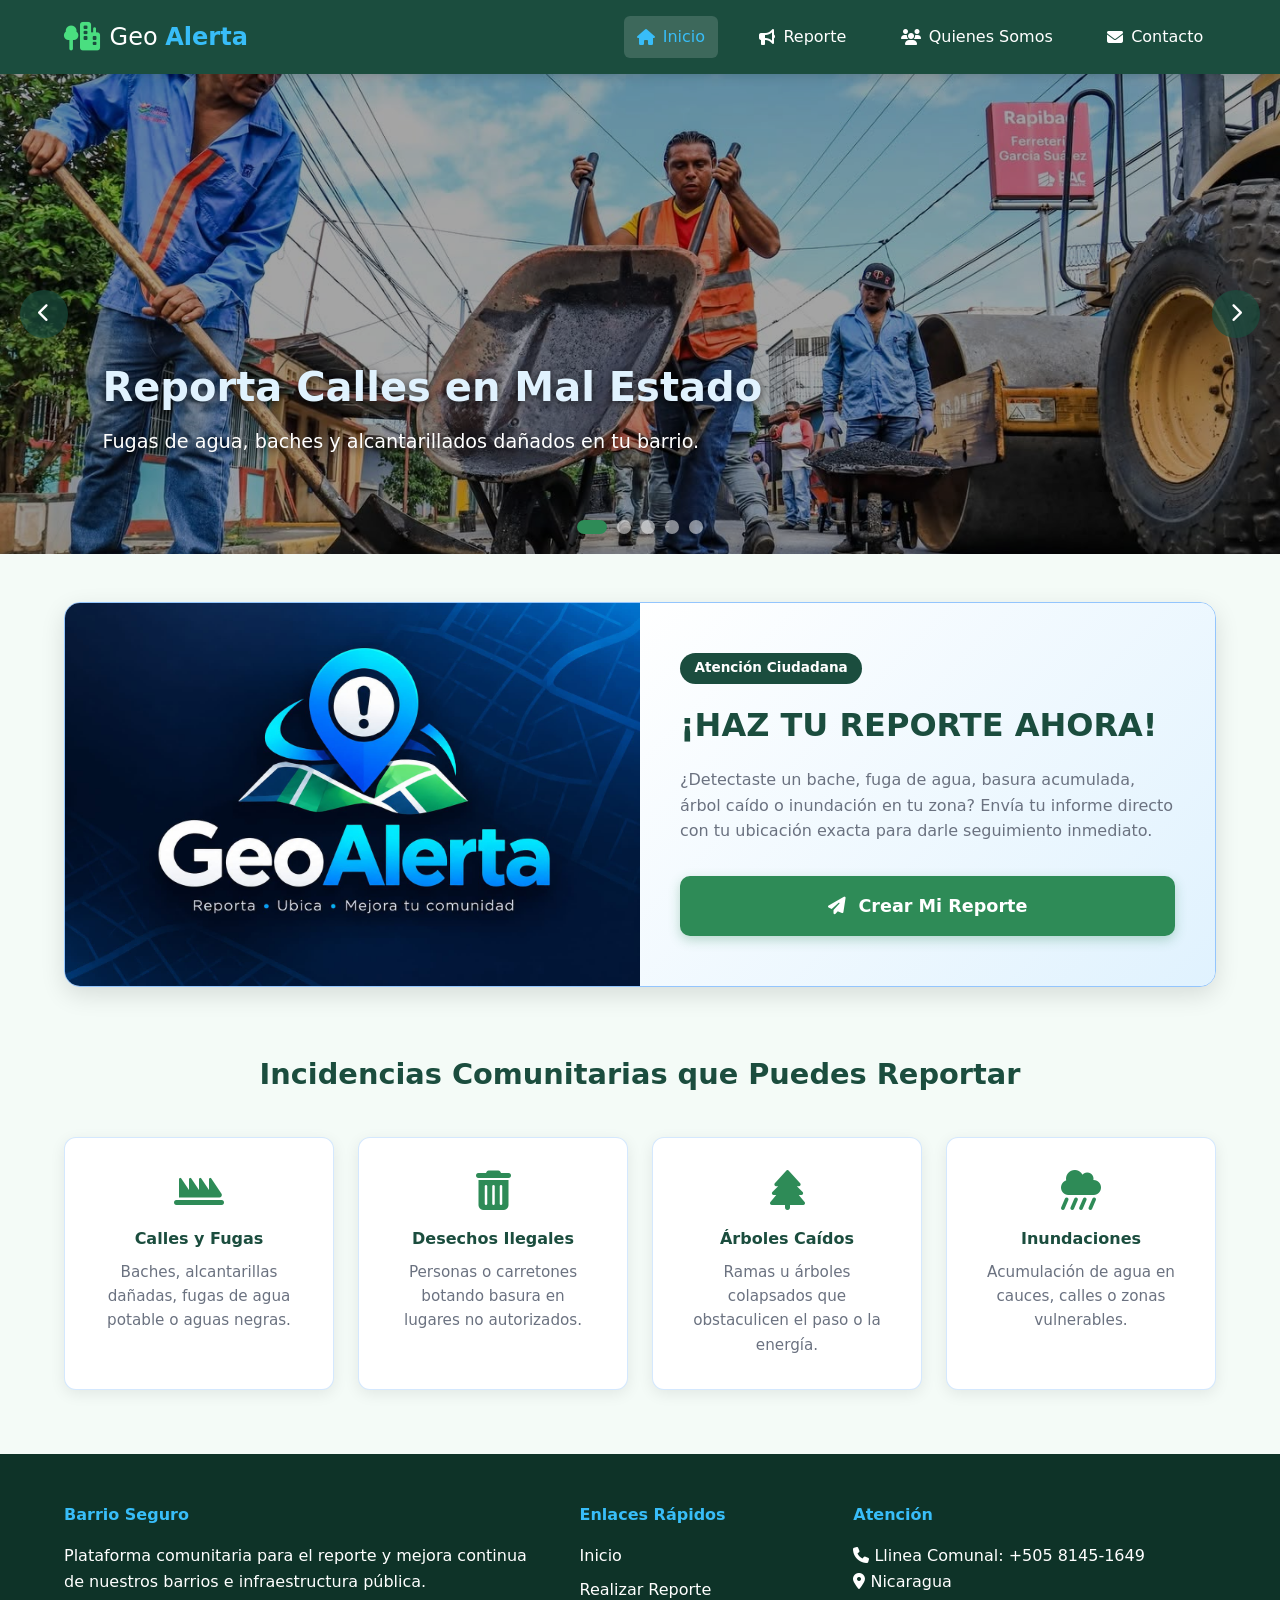
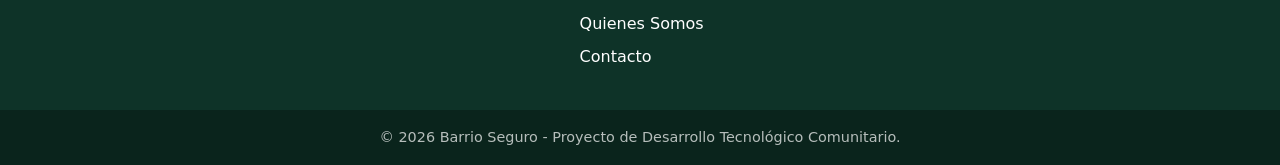
<file: index.html>
<!DOCTYPE html>
<html lang="es">
<head>
    <meta charset="UTF-8">
    <meta name="viewport" content="width=device-width, initial-scale=1.0">
    <title>Geo Alerta - Inicio</title>
    <!-- Hoja de Estilos Principal -->
    <link rel="stylesheet" href="css/estilos.css">
    <!-- Iconos de FontAwesome (para iconos de WhatsApp, reporte, etc.) -->
    <link rel="stylesheet" href="https://cdnjs.cloudflare.com/ajax/libs/font-awesome/6.4.0/css/all.min.css">
</head>
<body>

    <!-- Encabezado y Barra de Navegación -->
    <header class="header-principal">
        <div class="contenedor nav-contenedor">
            <div class="logo">
                <i class="fa-solid fa-tree-city logo-icono"></i>
                <span class="logo-texto">Geo <strong>Alerta</strong></span>
            </div>
            
            <nav class="nav-menu">
                <ul>
                    <li><a href="index.html" class="active"><i class="fa-solid fa-house"></i> Inicio</a></li>
                    <li><a href="reportes.html"><i class="fa-solid fa-bullhorn"></i> Reporte</a></li>
                    <li><a href="quienes-somos.html"><i class="fa-solid fa-users"></i> Quienes Somos</a></li>
                    <li><a href="contacto.html"><i class="fa-solid fa-envelope"></i> Contacto</a></li>
                </ul>
            </nav>

            <!-- Botón Menú Hamburguesa para Móviles -->
            <button class="btn-menu-mobi" id="btnMenuMobile" aria-label="Abrir menú">
                <i class="fa-solid fa-bars"></i>
            </button>
        </div>
    </header>

    <!-- Sección Principal: Carrusel de 5 Fotos -->
    <main>
        <section class="seccion-carrusel">
            <div class="carrusel-contenedor">
                <!-- Diapositiva 1 -->
                <div class="carrusel-slide active">
                    <img src="img/carrusel1.jpg" alt="Calles y alcantarillado en la comunidad">
                    <div class="carrusel-caption">
                        <h2>Reporta Calles en Mal Estado</h2>
                        <p>Fugas de agua, baches y alcantarillados dañados en tu barrio.</p>
                    </div>
                </div>

                <!-- Diapositiva 2 -->
                <div class="carrusel-slide">
                    <img src="img/carrusel2.jpg" alt="Basura en lugares no autorizados">
                    <div class="carrusel-caption">
                        <h2>Mantengamos Limpia Nuestra Comunidad</h2>
                        <p>Denuncia el vertido ilegal de basura de forma rápida.</p>
                    </div>
                </div>

                <!-- Diapositiva 3 -->
                <div class="carrusel-slide">
                    <img src="img/carrusel3.jpg" alt="Árboles caídos e incidencias">
                    <div class="carrusel-caption">
                        <h2>Atención de Árboles Caídos</h2>
                        <p>Ayúdanos a prevenir riesgos y limpiar las vías públicas.</p>
                    </div>
                </div>

                <!-- Diapositiva 4 -->
                <div class="carrusel-slide">
                    <img src="img/carrusel4.jpg" alt="Inundaciones en temporada de lluvia">
                    <div class="carrusel-caption">
                        <h2>Alertas de Inundación</h2>
                        <p>Reporta puntos críticos durante las lluvias para respuesta oportuna.</p>
                    </div>
                </div>

                <!-- Diapositiva 5 -->
                <div class="carrusel-slide">
                    <img src="img/carrusel5.jpg" alt="Comunidad unida y limpia">
                    <div class="carrusel-caption">
                        <h2>Unidos por un Barrio Mejor</h2>
                        <p>Tu reporte ciudadano transforma nuestro entorno.</p>
                    </div>
                </div>

                <!-- Botones de Control del Carrusel -->
                <button class="carrusel-control prev" id="btnPrev"><i class="fa-solid fa-chevron-left"></i></button>
                <button class="carrusel-control next" id="btnNext"><i class="fa-solid fa-chevron-right"></i></button>

                <!-- Indicadores de Puntos -->
                <div class="carrusel-puntos" id="carruselPuntos">
                    <span class="punto active" data-index="0"></span>
                    <span class="punto" data-index="1"></span>
                    <span class="punto" data-index="2"></span>
                    <span class="punto" data-index="3"></span>
                    <span class="punto" data-index="4"></span>
                </div>
            </div>
        </section>

        <!-- Banner de Acción Principal: "Haz Tu Reporte" -->
        <section class="seccion-call-action contenedor">
            <div class="tarjeta-banner">
                <div class="banner-imagen">
                    <img src="img/haz-tu-reporte.jpeg" alt="Haz tu reporte comunitario aquí">
                </div>
                <div class="banner-contenido">
                    <span class="badge-atencion">Atención Ciudadana</span>
                    <h2>¡HAZ TU REPORTE AHORA!</h2>
                    <p>
                        ¿Detectaste un bache, fuga de agua, basura acumulada, árbol caído o inundación en tu zona? 
                        Envía tu informe directo con tu ubicación exacta para darle seguimiento inmediato.
                    </p>
                    <a href="reportes.html" class="btn-reportar-principal">
                        <i class="fa-solid fa-paper-plane"></i> Crear Mi Reporte
                    </a>
                </div>
            </div>
        </section>

        <!-- Resumen de Tipos de Incidencias que se Atienden -->
        <section class="seccion-categorias contenedor">
            <h3 class="titulo-seccion">Incidencias Comunitarias que Puedes Reportar</h3>
            <div class="grid-categorias">
                <div class="tarjeta-categoria">
                    <i class="fa-solid fa-road-spikes icono-cat"></i>
                    <h4>Calles y Fugas</h4>
                    <p>Baches, alcantarillas dañadas, fugas de agua potable o aguas negras.</p>
                </div>
                <div class="tarjeta-categoria">
                    <i class="fa-solid fa-trash-can icono-cat"></i>
                    <h4>Desechos Ilegales</h4>
                    <p>Personas o carretones botando basura en lugares no autorizados.</p>
                </div>
                <div class="tarjeta-categoria">
                    <i class="fa-solid fa-tree icono-cat"></i>
                    <h4>Árboles Caídos</h4>
                    <p>Ramas u árboles colapsados que obstaculicen el paso o la energía.</p>
                </div>
                <div class="tarjeta-categoria">
                    <i class="fa-solid fa-cloud-showers-heavy icono-cat"></i>
                    <h4>Inundaciones</h4>
                    <p>Acumulación de agua en cauces, calles o zonas vulnerables.</p>
                </div>
            </div>
        </section>
    </main>

    <!-- Pie de Página -->
    <footer class="footer-principal">
        <div class="contenedor footer-grid">
            <div class="footer-info">
                <h4>Barrio Seguro</h4>
                <p>Plataforma comunitaria para el reporte y mejora continua de nuestros barrios e infraestructura pública.</p>
            </div>
            <div class="footer-enlaces">
                <h4>Enlaces Rápidos</h4>
                <ul>
                    <li><a href="index.html">Inicio</a></li>
                    <li><a href="reportes.html">Realizar Reporte</a></li>
                    <li><a href="quienes-somos.html">Quienes Somos</a></li>
                    <li><a href="contacto.html">Contacto</a></li>
                </ul>
            </div>
            <div class="footer-contacto">
                <h4>Atención</h4>
                <p><i class="fa-solid fa-phone"></i> Llinea Comunal: +505 8145-1649</p>
                <p><i class="fa-solid fa-location-dot"></i> Nicaragua</p>
            </div>
        </div>
        <div class="footer-copy">
            <p>&copy; 2026 Barrio Seguro - Proyecto de Desarrollo Tecnológico Comunitario.</p>
        </div>
    </footer>

    <!-- Scripts -->
    <script src="js/carrusel.js"></script>
</body>
</html>
</file>
<file: css/estilos.css>
/* ==========================================================================
   BARRIO SEGURO - ESTILOS PRINCIPALES
   Paleta: Azul Comunitario, Verde Naturaleza Suave, Celeste Agua
   ========================================================================== */

/* 1. VARIABLES Y REGLAS GENERALES */
:root {
    --azul-comunitario: #1B4D3E;      /* Verde/Azul marino profundo */
    --azul-oscuro: #0E3328;           /* Tono oscuro para headers/footers */
    --verde-suave: #2E8B57;           /* Verde naturaleza para botones clave */
    --verde-hover: #236B43;           /* Verde más oscuro para hover */
    --celeste-agua: #E0F2FE;          /* Fondo suave y limpio */
    --celeste-borde: #93C5FD;         /* Bordes de tarjetas e inputs */
    --verde-fondo: #F4FBF7;           /* Fondo principal de las páginas */
    --texto-principal: #1F2937;       /* Gris oscuro para lectura cómoda */
    --texto-mutado: #6B7280;          /* Gris medio para descripciones */
    --blanco: #FFFFFF;
    --sombra-suave: 0 4px 15px rgba(0, 0, 0, 0.08);
    --sombra-media: 0 8px 25px rgba(0, 0, 0, 0.12);
    --fuente-base: 'Segoe UI', system-ui, -apple-system, sans-serif;
    --transicion: all 0.3s ease;
}

* {
    margin: 0;
    padding: 0;
    box-sizing: border-box;
}

body {
    font-family: var(--fuente-base);
    background-color: var(--verde-fondo);
    color: var(--texto-principal);
    line-height: 1.6;
}

.contenedor {
    width: 90%;
    max-width: 1200px;
    margin: 0 auto;
}

a {
    text-decoration: none;
    color: inherit;
    transition: var(--transicion);
}

ul {
    list-style: none;
}

img {
    max-width: 100%;
    height: auto;
    display: block;
}

/* 2. ENCABEZADO Y NAVEGACIÓN */
.header-principal {
    background-color: var(--azul-comunitario);
    color: var(--blanco);
    padding: 1rem 0;
    position: sticky;
    top: 0;
    z-index: 1000;
    box-shadow: 0 2px 10px rgba(0,0,0,0.15);
}

.nav-contenedor {
    display: flex;
    justify-content: space-between;
    align-items: center;
}

.logo {
    display: flex;
    align-items: center;
    gap: 0.6rem;
    font-size: 1.5rem;
}

.logo-icono {
    color: #4ADE80; /* Verde brillante de acento */
    font-size: 1.8rem;
}

.logo-texto strong {
    color: #38BDF8; /* Celeste de acento */
}

.nav-menu ul {
    display: flex;
    gap: 1.8rem;
}

.nav-menu a {
    color: var(--blanco);
    font-weight: 500;
    padding: 0.5rem 0.8rem;
    border-radius: 6px;
    display: flex;
    align-items: center;
    gap: 0.5rem;
}

.nav-menu a:hover,
.nav-menu a.active {
    background-color: rgba(255, 255, 255, 0.15);
    color: #38BDF8;
}

.btn-menu-mobi {
    display: none;
    background: none;
    border: none;
    color: var(--blanco);
    font-size: 1.8rem;
    cursor: pointer;
}

/* 3. CARRUSEL DE IMÁGENES (INDEX) */
.seccion-carrusel {
    margin-bottom: 3rem;
}

.carrusel-contenedor {
    position: relative;
    width: 100%;
    height: 480px;
    overflow: hidden;
    background-color: var(--azul-oscuro);
}

.carrusel-slide {
    position: absolute;
    top: 0;
    left: 0;
    width: 100%;
    height: 100%;
    opacity: 0;
    transition: opacity 0.8s ease-in-out;
}

.carrusel-slide.active {
    opacity: 1;
}

.carrusel-slide img {
    width: 100%;
    height: 100%;
    object-fit: cover;
    filter: brightness(0.65);
}

.carrusel-caption {
    position: absolute;
    bottom: 20%;
    left: 8%;
    right: 8%;
    color: var(--blanco);
    text-shadow: 0 2px 8px rgba(0,0,0,0.7);
}

.carrusel-caption h2 {
    font-size: 2.5rem;
    margin-bottom: 0.5rem;
    color: #E0F2FE;
}

.carrusel-caption p {
    font-size: 1.2rem;
}

.carrusel-control {
    position: absolute;
    top: 50%;
    transform: translateY(-50%);
    background: rgba(27, 77, 62, 0.7);
    color: var(--blanco);
    border: none;
    width: 48px;
    height: 48px;
    border-radius: 50%;
    cursor: pointer;
    font-size: 1.2rem;
    transition: var(--transicion);
    z-index: 10;
}

.carrusel-control:hover {
    background: var(--verde-suave);
}

.carrusel-control.prev { left: 20px; }
.carrusel-control.next { right: 20px; }

.carrusel-puntos {
    position: absolute;
    bottom: 20px;
    left: 50%;
    transform: translateX(-50%);
    display: flex;
    gap: 10px;
    z-index: 10;
}

.punto {
    width: 14px;
    height: 14px;
    border-radius: 50%;
    background: rgba(255, 255, 255, 0.5);
    cursor: pointer;
    transition: var(--transicion);
}

.punto.active {
    background: var(--verde-suave);
    width: 30px;
    border-radius: 10px;
}

/* 4. BANNER LLAMADA A LA ACCIÓN (HAZ TU REPORTE) */
.seccion-call-action {
    margin-bottom: 4rem;
}

.tarjeta-banner {
    background: var(--blanco);
    border-radius: 16px;
    overflow: hidden;
    display: grid;
    grid-template-columns: 1fr 1fr;
    box-shadow: var(--sombra-media);
    border: 1px solid var(--celeste-borde);
}

.banner-imagen img {
    width: 100%;
    height: 100%;
    object-fit: cover;
}

.banner-contenido {
    padding: 3rem 2.5rem;
    display: flex;
    flex-direction: column;
    justify-content: center;
    background: linear-gradient(135deg, var(--blanco) 0%, var(--celeste-agua) 100%);
}

.badge-atencion {
    display: inline-block;
    background-color: var(--azul-comunitario);
    color: var(--blanco);
    font-size: 0.85rem;
    font-weight: 600;
    padding: 0.3rem 0.9rem;
    border-radius: 20px;
    width: fit-content;
    margin-bottom: 1rem;
}

.banner-contenido h2 {
    color: var(--azul-comunitario);
    font-size: 2rem;
    margin-bottom: 1rem;
}

.banner-contenido p {
    color: var(--texto-mutado);
    margin-bottom: 2rem;
}

.btn-reportar-principal {
    display: inline-flex;
    align-items: center;
    justify-content: center;
    gap: 0.8rem;
    background-color: var(--verde-suave);
    color: var(--blanco);
    padding: 1rem 2rem;
    font-size: 1.1rem;
    font-weight: 600;
    border-radius: 10px;
    box-shadow: 0 4px 12px rgba(46, 139, 87, 0.3);
}

.btn-reportar-principal:hover {
    background-color: var(--verde-hover);
    transform: translateY(-2px);
}

/* 5. TARJETAS DE CATEGORÍAS */
.seccion-categorias {
    margin-bottom: 4rem;
}

.titulo-seccion {
    text-align: center;
    color: var(--azul-comunitario);
    font-size: 1.8rem;
    margin-bottom: 2.5rem;
}

.grid-categorias {
    display: grid;
    grid-template-columns: repeat(auto-fit, minmax(240px, 1fr));
    gap: 1.5rem;
}

.tarjeta-categoria {
    background: var(--blanco);
    padding: 2rem;
    border-radius: 12px;
    text-align: center;
    box-shadow: var(--sombra-suave);
    border: 1px solid rgba(147, 197, 253, 0.4);
    transition: var(--transicion);
}

.tarjeta-categoria:hover {
    transform: translateY(-5px);
    border-color: var(--verde-suave);
}

.icono-cat {
    font-size: 2.5rem;
    color: var(--verde-suave);
    margin-bottom: 1rem;
}

.tarjeta-categoria h4 {
    color: var(--azul-comunitario);
    margin-bottom: 0.5rem;
}

.tarjeta-categoria p {
    color: var(--texto-mutado);
    font-size: 0.95rem;
}

/* 6. FORMULARIO DE REPORTES (REPORTES.HTML) */
.seccion-reporte {
    padding: 3rem 0;
}

.encabezado-pagina {
    text-align: center;
    margin-bottom: 2.5rem;
}

.encabezado-pagina h2 {
    color: var(--azul-comunitario);
    font-size: 2.2rem;
}

.encabezado-pagina p {
    color: var(--texto-mutado);
    max-width: 650px;
    margin: 0.5rem auto 0;
}

.contenedor-formulario-reporte {
    background: var(--blanco);
    padding: 2.5rem;
    border-radius: 16px;
    box-shadow: var(--sombra-media);
    border: 1px solid var(--celeste-borde);
    max-width: 850px;
    margin: 0 auto;
}

.form-estilizado .campo-grupo {
    margin-bottom: 1.5rem;
}

.grid-dos-columnas {
    display: grid;
    grid-template-columns: 1fr 1fr;
    gap: 1.5rem;
}

label {
    display: block;
    font-weight: 600;
    color: var(--azul-comunitario);
    margin-bottom: 0.5rem;
}

input, select, textarea {
    width: 100%;
    padding: 0.85rem 1rem;
    border: 1.5px solid var(--celeste-borde);
    border-radius: 8px;
    font-size: 1rem;
    background-color: var(--verde-fondo);
    color: var(--texto-principal);
    transition: var(--transicion);
}

input:focus, select:focus, textarea:focus {
    outline: none;
    border-color: var(--verde-suave);
    background-color: var(--blanco);
    box-shadow: 0 0 0 3px rgba(46, 139, 87, 0.15);
}

.input-con-boton {
    display: flex;
    gap: 0.5rem;
}

.btn-secundario-mapa {
    background-color: var(--azul-comunitario);
    color: var(--blanco);
    border: none;
    padding: 0 1.2rem;
    border-radius: 8px;
    cursor: pointer;
    font-weight: 600;
    white-space: nowrap;
    transition: var(--transicion);
}

.btn-secundario-mapa:hover {
    background-color: var(--azul-oscuro);
}

.texto-ayuda {
    display: block;
    color: var(--texto-mutado);
    font-size: 0.85rem;
    margin-top: 0.3rem;
}

.acciones-formulario {
    margin-top: 2rem;
    text-align: center;
}

.btn-enviar-whatsapp {
    width: 100%;
    background-color: #25D366; /* Verde Oficial de WhatsApp */
    color: var(--blanco);
    border: none;
    padding: 1.1rem;
    font-size: 1.2rem;
    font-weight: 700;
    border-radius: 10px;
    cursor: pointer;
    display: flex;
    align-items: center;
    justify-content: center;
    gap: 0.8rem;
    box-shadow: 0 4px 15px rgba(37, 211, 102, 0.35);
    transition: var(--transicion);
}

.btn-enviar-whatsapp:hover {
    background-color: #1DA851;
    transform: translateY(-2px);
}

/* 7. MODAL Y MAPA INTERACTIVO (LEAFLET) */
.modal-mapa {
    display: none;
    position: fixed;
    top: 0;
    left: 0;
    width: 100%;
    height: 100%;
    background: rgba(0, 0, 0, 0.65);
    z-index: 2000;
    align-items: center;
    justify-content: center;
}

.modal-mapa.active {
    display: flex;
}

.contenido-modal {
    background: var(--blanco);
    width: 90%;
    max-width: 800px;
    border-radius: 16px;
    overflow: hidden;
    box-shadow: var(--sombra-media);
}

.encabezado-modal {
    background-color: var(--azul-comunitario);
    color: var(--blanco);
    padding: 1rem 1.5rem;
    display: flex;
    justify-content: space-between;
    align-items: center;
}

.btn-cerrar {
    background: none;
    border: none;
    color: var(--blanco);
    font-size: 1.8rem;
    cursor: pointer;
}

.cuerpo-modal {
    padding: 1.2rem;
}

.instruccion-mapa {
    margin-bottom: 0.8rem;
    font-size: 0.95rem;
    color: var(--texto-mutado);
}

#mapaContenedor {
    width: 100%;
    height: 380px;
    border-radius: 8px;
    border: 1px solid var(--celeste-borde);
}

.pie-modal {
    padding: 1rem 1.5rem;
    background: var(--verde-fondo);
    text-align: right;
}

.btn-confirmar-mapa {
    background-color: var(--verde-suave);
    color: var(--blanco);
    border: none;
    padding: 0.8rem 1.5rem;
    font-weight: 600;
    border-radius: 8px;
    cursor: pointer;
}

/* 8. PIE DE PÁGINA (FOOTER) */
.footer-principal {
    background-color: var(--azul-oscuro);
    color: var(--blanco);
    padding-top: 3rem;
    margin-top: 4rem;
}

.footer-grid {
    display: grid;
    grid-template-columns: 2fr 1fr 1.5fr;
    gap: 2rem;
    padding-bottom: 2rem;
}

.footer-info h4, .footer-enlaces h4, .footer-contacto h4 {
    color: #38BDF8;
    margin-bottom: 1rem;
}

.footer-enlaces ul li {
    margin-bottom: 0.5rem;
}

.footer-enlaces a:hover {
    color: var(--verde-suave);
}

.footer-copy {
    background-color: rgba(0, 0, 0, 0.3);
    text-align: center;
    padding: 1rem 0;
    font-size: 0.9rem;
    color: rgba(255, 255, 255, 0.7);
}

/* 9. RESPONSIVE DESIGN (MÓVILES Y TABLETS) */
@media (max-width: 868px) {
    .tarjeta-banner {
        grid-template-columns: 1fr;
    }
    
    .banner-imagen {
        height: 250px;
    }

    .grid-dos-columnas {
        grid-template-columns: 1fr;
    }

    .footer-grid {
        grid-template-columns: 1fr;
    }

    .nav-menu {
        display: none; /* Se activa dinámicamente con JS */
        position: absolute;
        top: 100%;
        left: 0;
        width: 100%;
        background-color: var(--azul-comunitario);
        padding: 1rem;
        box-shadow: 0 4px 10px rgba(0,0,0,0.2);
    }

    .nav-menu.active {
        display: block;
    }

    .nav-menu ul {
        flex-direction: column;
        gap: 0.8rem;
    }

    .btn-menu-mobi {
        display: block;
    }
}
/* Estilos para el Cuadro/Tarjeta del Formulario */
.tarjeta-formulario-cuadro {
    background: var(--blanco);
    border-radius: 20px;
    box-shadow: 0 10px 30px rgba(0, 0, 0, 0.12);
    border: 2px solid var(--celeste-borde);
    max-width: 850px;
    margin: 0 auto;
    overflow: hidden;
}

.encabezado-cuadro {
    background: linear-gradient(135deg, var(--azul-comunitario) 0%, #153E32 100%);
    color: var(--blanco);
    padding: 2.5rem 2rem;
    text-align: center;
}

.icono-encabezado {
    font-size: 3rem;
    color: #4ADE80;
    margin-bottom: 0.8rem;
}

.encabezado-cuadro h2 {
    font-size: 2rem;
    color: #E0F2FE;
    margin-bottom: 0.5rem;
}

.encabezado-cuadro p {
    color: rgba(255, 255, 255, 0.85);
    font-size: 1rem;
}

.form-estilizado {
    padding: 2.5rem;
}

/* Botón de Enviar Reporte */
.btn-enviar-reporte {
    width: 100%;
    background: linear-gradient(135deg, #25D366 0%, #1DA851 100%);
    color: var(--blanco);
    border: none;
    padding: 1.2rem;
    font-size: 1.25rem;
    font-weight: 700;
    border-radius: 12px;
    cursor: pointer;
    display: flex;
    align-items: center;
    justify-content: center;
    gap: 0.8rem;
    box-shadow: 0 5px 20px rgba(37, 211, 102, 0.4);
    transition: all 0.3s ease;
}

.btn-enviar-reporte:hover {
    transform: translateY(-3px);
    box-shadow: 0 8px 25px rgba(37, 211, 102, 0.5);
}
/* Estilo específico para las áreas de texto (Dirección y Comentario) */
textarea#comentario,
textarea#direccion {
    resize: vertical;
    min-height: 90px;
    font-family: var(--fuente-base);
    line-height: 1.5;
}
.btn-gps-actual {
    width: 100%;
    background-color: var(--verde-suave);
    color: var(--blanco);
    border: none;
    padding: 0.7rem;
    font-weight: 600;
    border-radius: 8px;
    cursor: pointer;
    display: flex;
    align-items: center;
    justify-content: center;
    gap: 0.5rem;
    transition: var(--transicion);
}
.btn-gps-actual:hover {
    background-color: var(--verde-hover);
}
</file>
